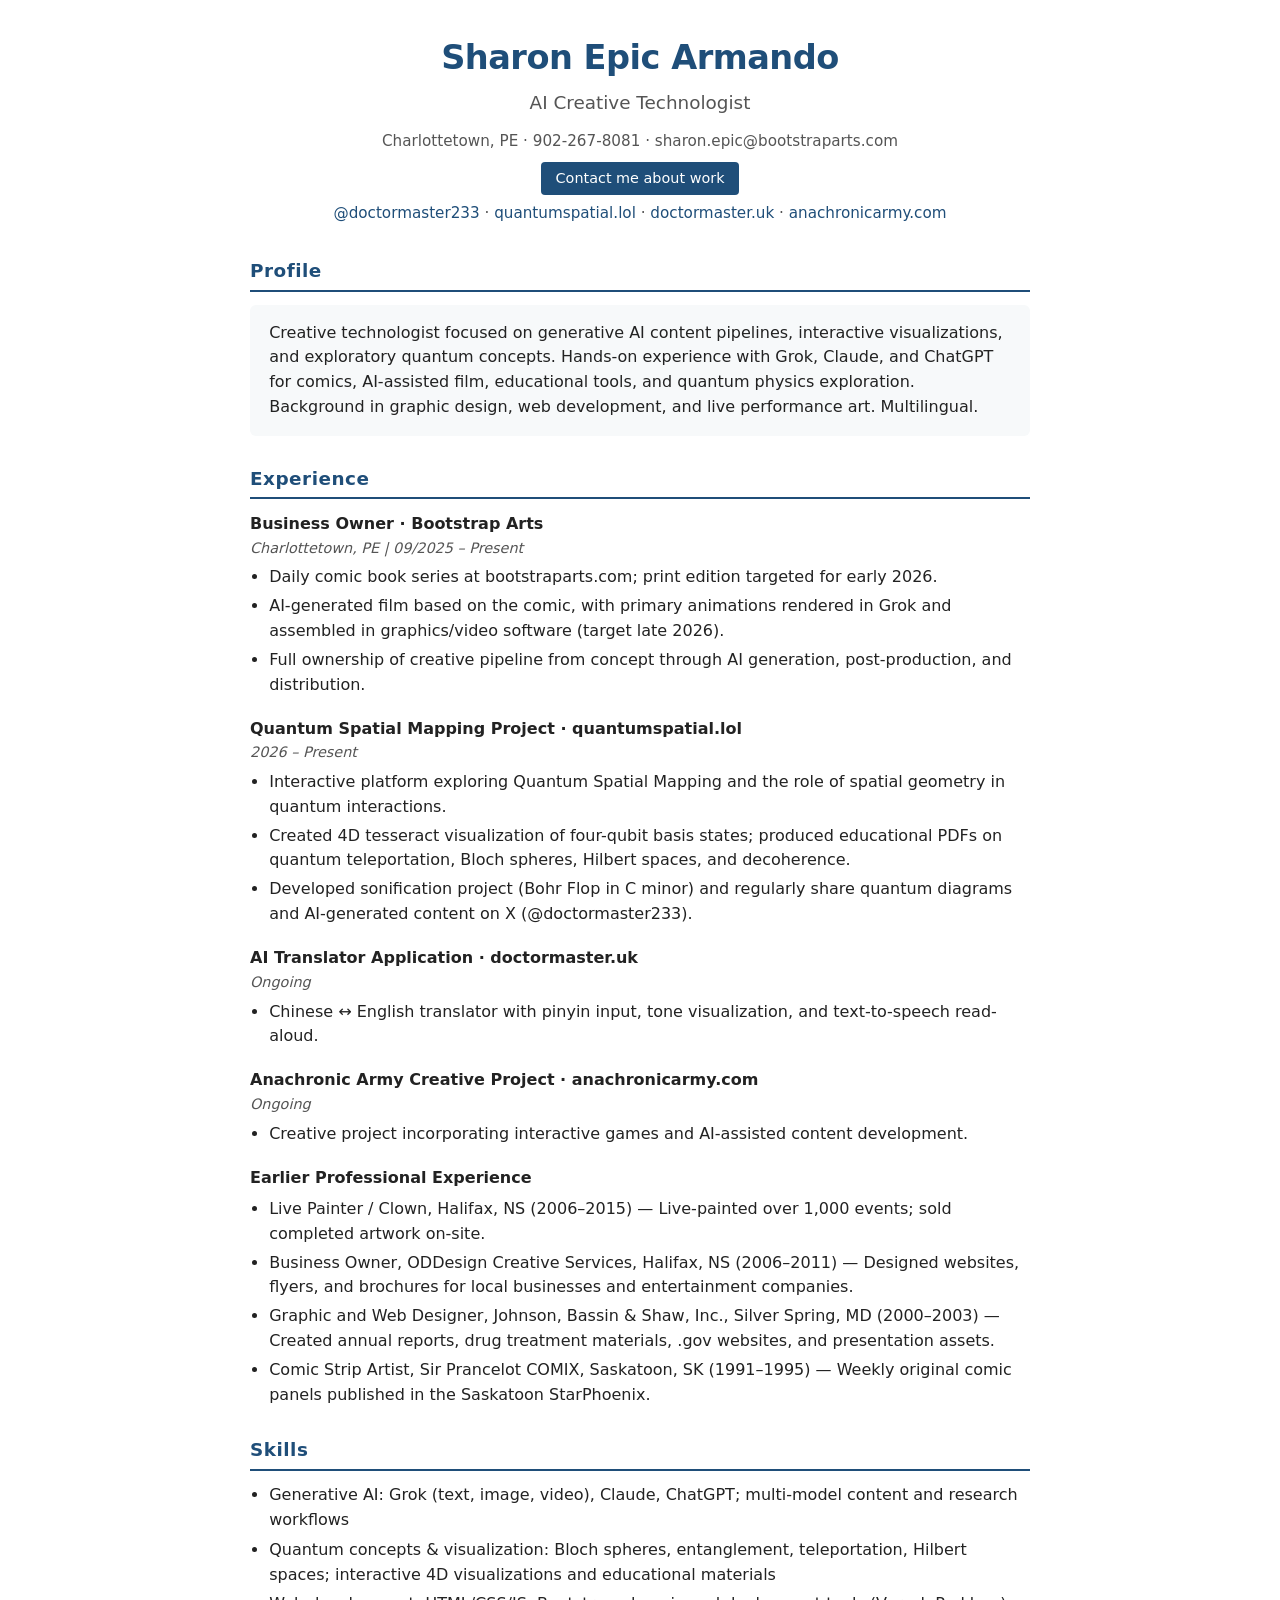
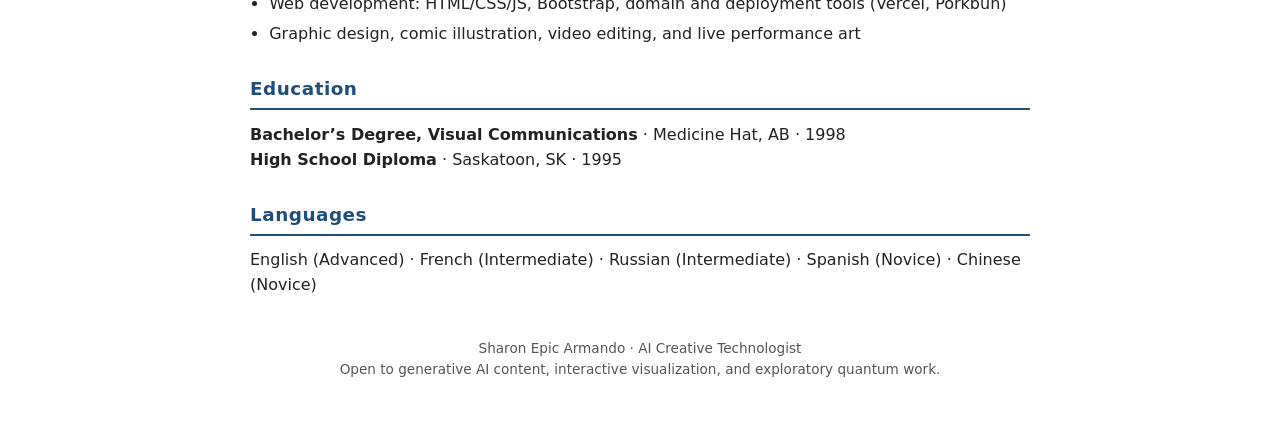
<file: cv/index.html>
<!DOCTYPE html>
<html lang="en">
<head>
<meta charset="UTF-8">
<meta name="viewport" content="width=device-width, initial-scale=1.0">
<title>Sharon Epic Armando — AI Creative Technologist</title>
<style>
  :root {
    --accent: #1f4e79;
    --text: #222;
    --muted: #555;
    --bg: #fff;
    --light: #f7f9fa;
    --border: #e0e0e0;
  }
  * { box-sizing: border-box; margin: 0; padding: 0; }
  body {
    font-family: system-ui, -apple-system, BlinkMacSystemFont, "Segoe UI", Roboto, sans-serif;
    line-height: 1.55;
    color: var(--text);
    background: var(--bg);
    max-width: 820px;
    margin: 0 auto;
    padding: 2rem 1.25rem 3rem;
  }
  header { text-align: center; margin-bottom: 2rem; }
  h1 { font-size: 2.1rem; color: var(--accent); font-weight: 700; letter-spacing: -0.5px; }
  .subtitle { font-size: 1.15rem; color: var(--muted); margin: 0.3rem 0 0.8rem; }
  .contact, .links { font-size: 0.95rem; color: var(--muted); }
  .links a { color: var(--accent); text-decoration: none; }
  .links a:hover { text-decoration: underline; }
  h2 {
    font-size: 1.15rem;
    color: var(--accent);
    border-bottom: 2px solid var(--accent);
    padding-bottom: 0.25rem;
    margin: 1.8rem 0 0.8rem;
    letter-spacing: 0.5px;
  }
  .job { margin-bottom: 1.2rem; }
  .job-title { font-weight: 700; }
  .job-meta { color: var(--muted); font-size: 0.9rem; font-style: italic; margin-bottom: 0.3rem; }
  ul { padding-left: 1.2rem; margin: 0.4rem 0 0.6rem; }
  li { margin-bottom: 0.25rem; }
  .profile { background: var(--light); padding: 1rem 1.2rem; border-radius: 6px; margin-bottom: 0.5rem; }
  .skills li, .languages { margin-bottom: 0.3rem; }
  .contact a { color: inherit; text-decoration: none; }
  .contact a:hover { color: var(--accent); }
  .work-btn { display: inline-block; margin: 0.5rem 0 0.4rem; padding: 0.35rem 0.9rem; font-size: 0.9rem; color: var(--bg); background: var(--accent); border-radius: 4px; text-decoration: none; }
  .work-btn:hover { opacity: 0.9; }
  @media print { .work-btn { display: none; } }
  footer { margin-top: 2.5rem; text-align: center; font-size: 0.85rem; color: var(--muted); }
  @media (max-width: 600px) {
    body { padding: 1.25rem 1rem 2rem; }
    h1 { font-size: 1.7rem; }
  }
</style>
</head>
<body>
  <header>
    <h1>Sharon Epic Armando</h1>
    <div class="subtitle">AI Creative Technologist</div>
    <div class="contact">Charlottetown, PE · <a href="tel:+19022678081">902-267-8081</a> · <a href="mailto:sharon.epic@bootstraparts.com">sharon.epic@bootstraparts.com</a></div>
    <a class="work-btn" href="mailto:sharon.epic@bootstraparts.com?subject=Work%20opportunity">Contact me about work</a>
    <div class="links">
      <a href="https://x.com/doctormaster233" target="_blank">@doctormaster233</a> ·
      <a href="https://www.quantumspatial.lol" target="_blank">quantumspatial.lol</a> ·
      <a href="https://www.doctormaster.uk" target="_blank">doctormaster.uk</a> ·
      <a href="https://www.anachronicarmy.com" target="_blank">anachronicarmy.com</a>
    </div>
  </header>

  <h2>Profile</h2>
  <div class="profile">
    Creative technologist focused on generative AI content pipelines, interactive visualizations, and exploratory quantum concepts. Hands-on experience with Grok, Claude, and ChatGPT for comics, AI-assisted film, educational tools, and quantum physics exploration. Background in graphic design, web development, and live performance art. Multilingual.
  </div>

  <h2>Experience</h2>

  <div class="job">
    <div class="job-title">Business Owner · Bootstrap Arts</div>
    <div class="job-meta">Charlottetown, PE | 09/2025 – Present</div>
    <ul>
      <li>Daily comic book series at bootstraparts.com; print edition targeted for early 2026.</li>
      <li>AI-generated film based on the comic, with primary animations rendered in Grok and assembled in graphics/video software (target late 2026).</li>
      <li>Full ownership of creative pipeline from concept through AI generation, post-production, and distribution.</li>
    </ul>
  </div>

  <div class="job">
    <div class="job-title">Quantum Spatial Mapping Project · quantumspatial.lol</div>
    <div class="job-meta">2026 – Present</div>
    <ul>
      <li>Interactive platform exploring Quantum Spatial Mapping and the role of spatial geometry in quantum interactions.</li>
      <li>Created 4D tesseract visualization of four-qubit basis states; produced educational PDFs on quantum teleportation, Bloch spheres, Hilbert spaces, and decoherence.</li>
      <li>Developed sonification project (Bohr Flop in C minor) and regularly share quantum diagrams and AI-generated content on X (@doctormaster233).</li>
    </ul>
  </div>

  <div class="job">
    <div class="job-title">AI Translator Application · doctormaster.uk</div>
    <div class="job-meta">Ongoing</div>
    <ul>
      <li>Chinese ↔ English translator with pinyin input, tone visualization, and text-to-speech read-aloud.</li>
    </ul>
  </div>

  <div class="job">
    <div class="job-title">Anachronic Army Creative Project · anachronicarmy.com</div>
    <div class="job-meta">Ongoing</div>
    <ul>
      <li>Creative project incorporating interactive games and AI-assisted content development.</li>
    </ul>
  </div>

  <div class="job">
    <div class="job-title">Earlier Professional Experience</div>
    <ul>
      <li>Live Painter / Clown, Halifax, NS (2006–2015) — Live-painted over 1,000 events; sold completed artwork on-site.</li>
      <li>Business Owner, ODDesign Creative Services, Halifax, NS (2006–2011) — Designed websites, flyers, and brochures for local businesses and entertainment companies.</li>
      <li>Graphic and Web Designer, Johnson, Bassin & Shaw, Inc., Silver Spring, MD (2000–2003) — Created annual reports, drug treatment materials, .gov websites, and presentation assets.</li>
      <li>Comic Strip Artist, Sir Prancelot COMIX, Saskatoon, SK (1991–1995) — Weekly original comic panels published in the Saskatoon StarPhoenix.</li>
    </ul>
  </div>

  <h2>Skills</h2>
  <ul class="skills">
    <li>Generative AI: Grok (text, image, video), Claude, ChatGPT; multi-model content and research workflows</li>
    <li>Quantum concepts & visualization: Bloch spheres, entanglement, teleportation, Hilbert spaces; interactive 4D visualizations and educational materials</li>
    <li>Web development: HTML/CSS/JS, Bootstrap, domain and deployment tools (Vercel, Porkbun)</li>
    <li>Graphic design, comic illustration, video editing, and live performance art</li>
  </ul>

  <h2>Education</h2>
  <p><strong>Bachelor’s Degree, Visual Communications</strong> · Medicine Hat, AB · 1998</p>
  <p><strong>High School Diploma</strong> · Saskatoon, SK · 1995</p>

  <h2>Languages</h2>
  <p class="languages">English (Advanced) · French (Intermediate) · Russian (Intermediate) · Spanish (Novice) · Chinese (Novice)</p>

  <footer>
    Sharon Epic Armando · AI Creative Technologist<br>
    Open to generative AI content, interactive visualization, and exploratory quantum work.
  </footer>
</body>
</html>
</file>
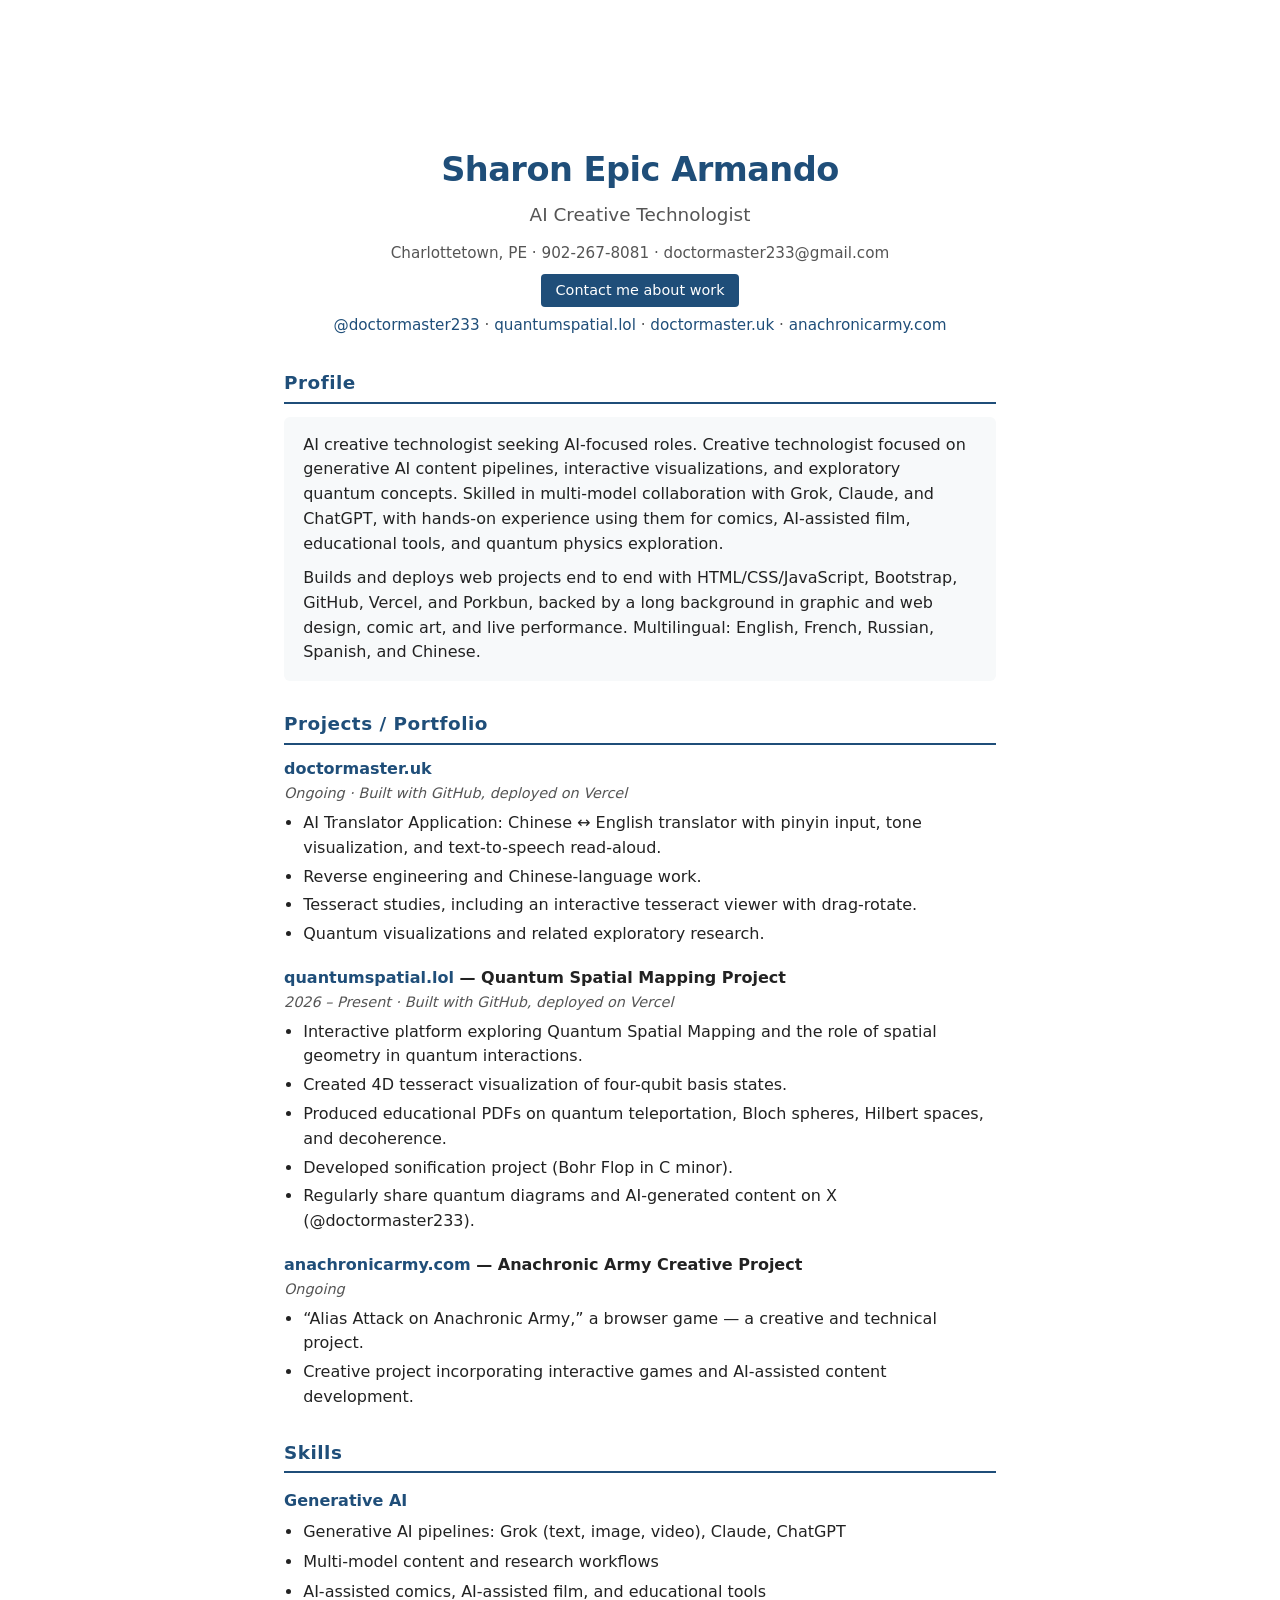
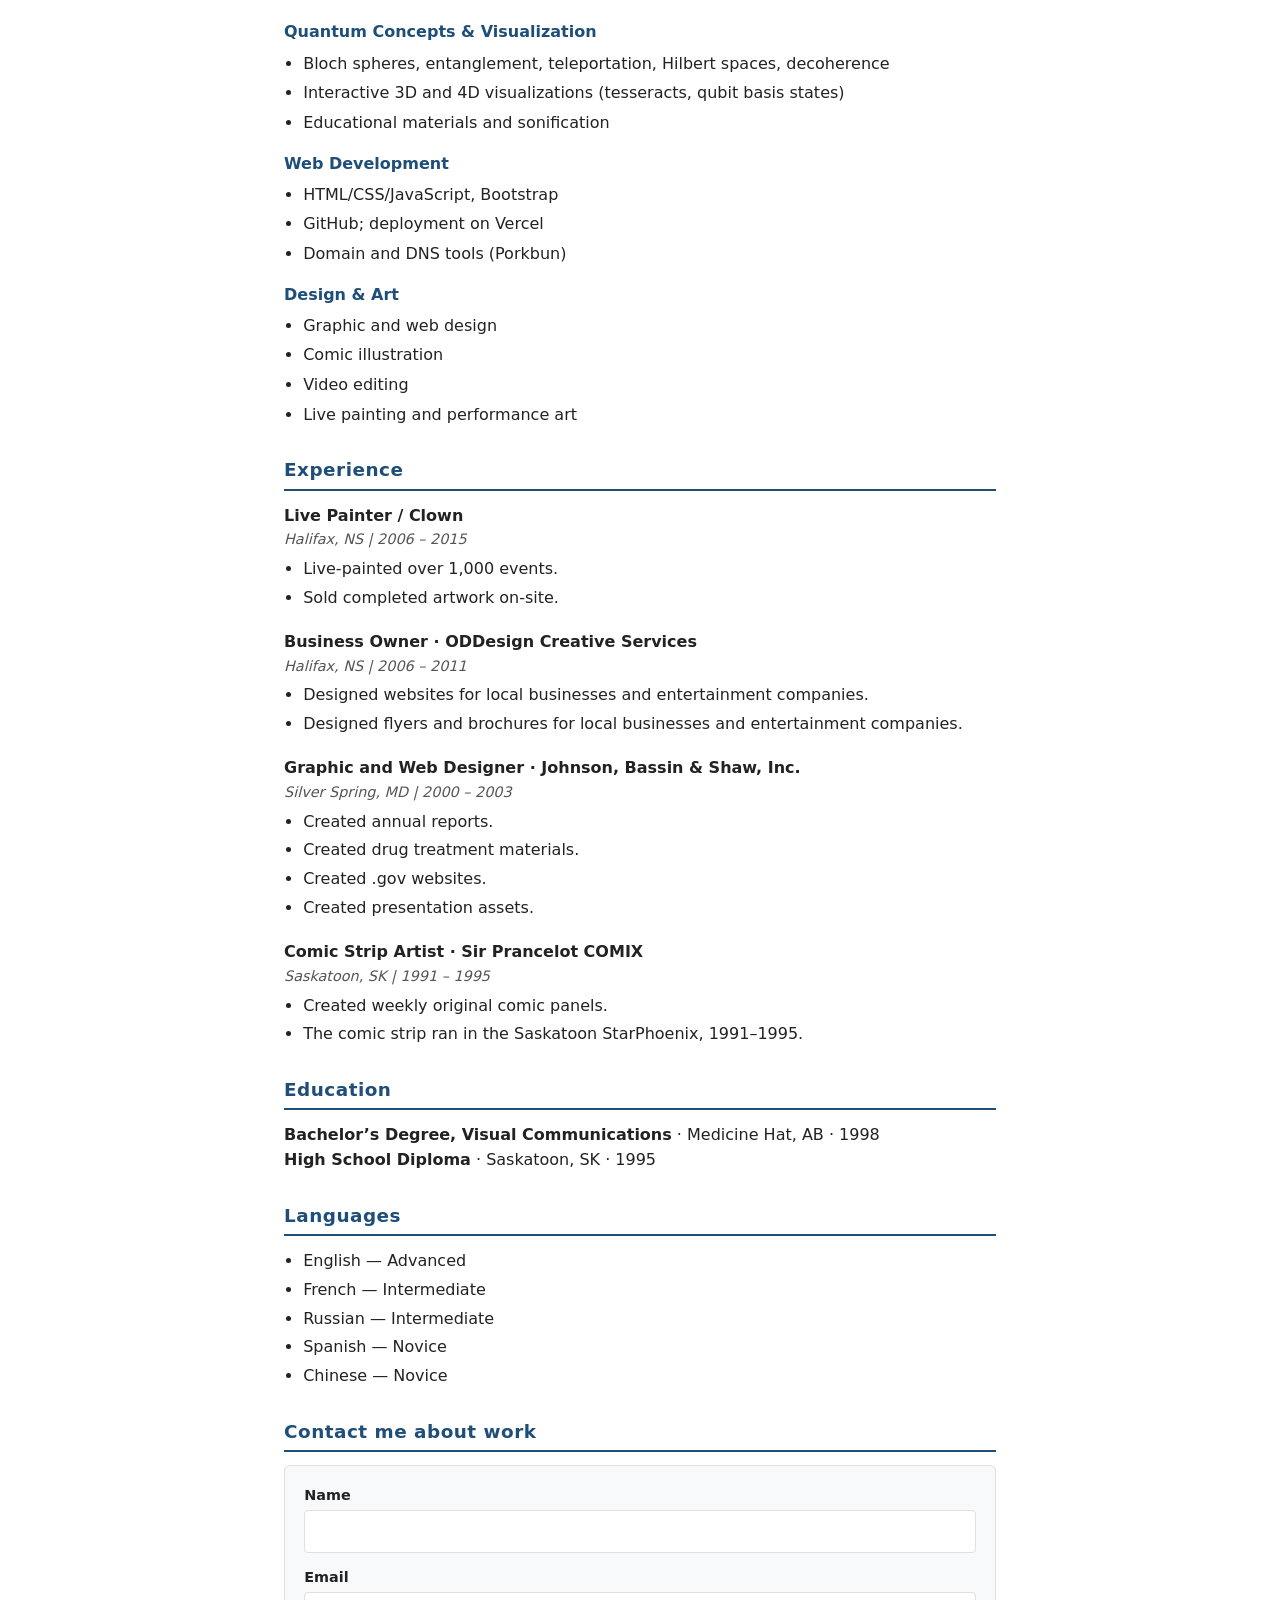
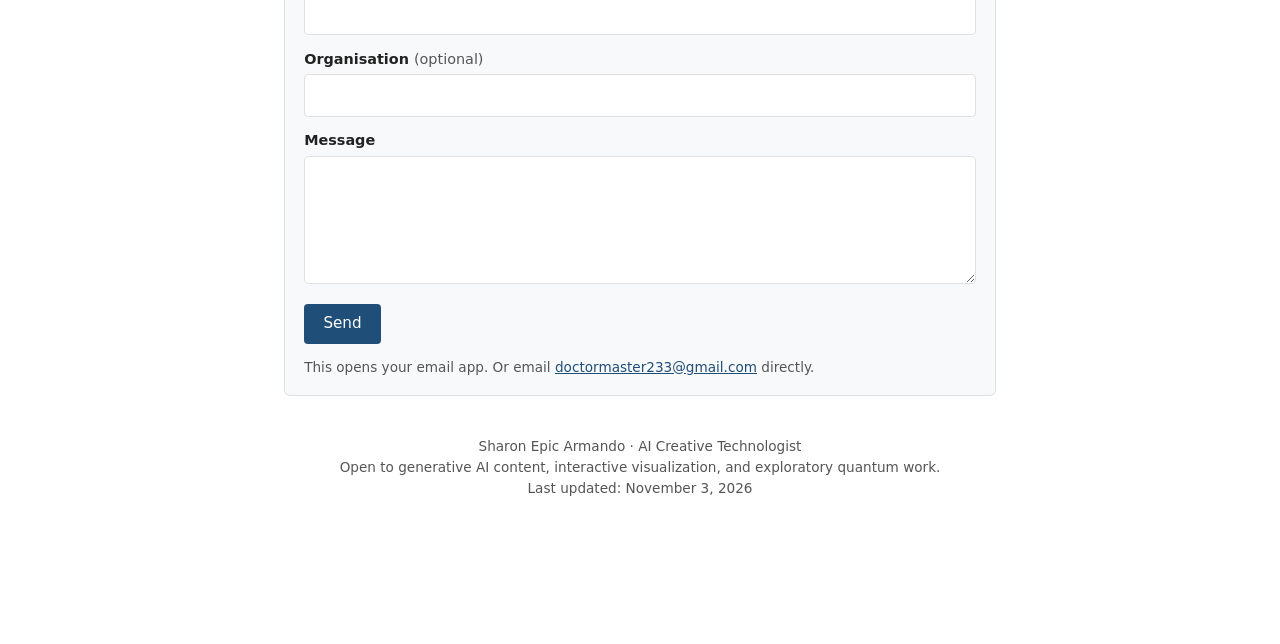
<file: public/cv/index.html>
<!DOCTYPE html>
<html lang="en">
<head>
<meta charset="UTF-8">
<meta name="viewport" content="width=device-width, initial-scale=1.0">
<title>Sharon Epic Armando — Artist &amp; Developer</title>
<meta name="description" content="Artist — singer, comic artist, designer, performer. Developer — builds and deploys the web projects, AI tools, and quantum visualizations that come out of that work.">
<meta property="og:title" content="Sharon Epic Armando — Artist &amp; Developer">
<meta property="og:description" content="Artist — singer, comic artist, designer, performer. Developer — builds and deploys the web projects, AI tools, and quantum visualizations that come out of that work.">
<meta property="og:type" content="website">
<meta name="twitter:card" content="summary">
<meta name="twitter:title" content="Sharon Epic Armando — Artist &amp; Developer">
<meta name="twitter:description" content="Artist — singer, comic artist, designer, performer. Developer — builds and deploys the web projects, AI tools, and quantum visualizations that come out of that work.">
<style>
  :root {
    --accent: #1f4e79;
    --text: #222;
    --muted: #555;
    --bg: #fff;
    --light: #f7f9fa;
    --border: #e0e0e0;
  }
  * { box-sizing: border-box; margin: 0; padding: 0; }
  body {
    font-family: system-ui, -apple-system, BlinkMacSystemFont, "Segoe UI", Roboto, sans-serif;
    line-height: 1.55;
    color: var(--text);
    background: var(--bg);
    max-width: 1000px;
    margin: 0 auto;
    padding: 1.5in 1.5in;
  }
  header { text-align: center; margin-bottom: 2rem; }
  h1 { font-size: 2.1rem; color: var(--accent); font-weight: 700; letter-spacing: -0.5px; }
  .subtitle { font-size: 1.15rem; color: var(--muted); margin: 0.3rem 0 0.8rem; }
  .contact, .links { font-size: 0.95rem; color: var(--muted); }
  .links a { color: var(--accent); text-decoration: none; }
  .links a:hover { text-decoration: underline; }
  h2 {
    font-size: 1.15rem;
    color: var(--accent);
    border-bottom: 2px solid var(--accent);
    padding-bottom: 0.25rem;
    margin: 1.8rem 0 0.8rem;
    letter-spacing: 0.5px;
  }
  .job { margin-bottom: 1.2rem; }
  .job-title { font-weight: 700; }
  .job-meta { color: var(--muted); font-size: 0.9rem; font-style: italic; margin-bottom: 0.3rem; }
  ul { padding-left: 1.2rem; margin: 0.4rem 0 0.6rem; }
  li { margin-bottom: 0.25rem; }
  .job-title a { color: var(--accent); text-decoration: none; }
  .job-title a:hover { text-decoration: underline; }
  .profile { background: var(--light); padding: 1rem 1.2rem; border-radius: 6px; margin-bottom: 0.5rem; }
  .skills li, .languages { margin-bottom: 0.3rem; }
  .contact a { color: inherit; text-decoration: none; }
  .contact a:hover { color: var(--accent); }
  .work-btn { display: inline-block; margin: 0.5rem 0 0.4rem; padding: 0.35rem 0.9rem; font-size: 0.9rem; color: var(--bg); background: var(--accent); border-radius: 4px; text-decoration: none; }
  .work-btn:hover { opacity: 0.9; }
  .contact-form { display: grid; gap: 0.8rem; background: var(--light); border: 1px solid var(--border); border-radius: 6px; padding: 1.1rem 1.2rem; }
  .contact-form label { display: block; font-size: 0.9rem; font-weight: 600; margin-bottom: 0.25rem; }
  .contact-form .optional { font-weight: 400; color: var(--muted); }
  .contact-form input, .contact-form textarea { width: 100%; font: inherit; color: var(--text); background: var(--bg); border: 1px solid var(--border); border-radius: 4px; padding: 0.5rem 0.6rem; }
  .contact-form textarea { min-height: 8rem; resize: vertical; }
  .contact-form input:focus, .contact-form textarea:focus { outline: 2px solid var(--accent); outline-offset: 1px; border-color: var(--accent); }
  .contact-form button { justify-self: start; font: inherit; font-size: 0.95rem; color: var(--bg); background: var(--accent); border: 0; border-radius: 4px; padding: 0.5rem 1.2rem; cursor: pointer; }
  .contact-form button:hover { opacity: 0.9; }
  .form-note { font-size: 0.85rem; color: var(--muted); }
  .form-note a { color: var(--accent); }
  h3 { font-size: 1rem; color: var(--accent); margin: 1rem 0 0.3rem; }
  .job, .skill-group, .edu { page-break-inside: avoid; break-inside: avoid; }
  @page { margin: 1.25in; }
  @media print {
    body { max-width: none; padding: 0; font-size: 11pt; }
    .work-btn { display: none; } #contact { display: none; }
    h2 { page-break-after: avoid; break-after: avoid; }
  }
  footer { margin-top: 2.5rem; text-align: center; font-size: 0.85rem; color: var(--muted); }
  @media (max-width: 600px) {
    body { padding: 2.5rem 1.5rem; }
    h1 { font-size: 1.7rem; }
  }
</style>
</head>
<body>
  <header>
    <h1>Sharon Epic Armando</h1>
    <div class="subtitle">AI Creative Technologist</div>
    <div class="contact">Charlottetown, PE · <a href="tel:+19022678081">902-267-8081</a> · <a href="mailto:doctormaster233@gmail.com">doctormaster233@gmail.com</a></div>
    <a class="work-btn" href="#contact">Contact me about work</a>
    <div class="links">
      <a href="https://x.com/doctormaster233" target="_blank">@doctormaster233</a> ·
      <a href="https://www.quantumspatial.lol" target="_blank">quantumspatial.lol</a> ·
      <a href="https://www.doctormaster.uk" target="_blank">doctormaster.uk</a> ·
      <a href="https://www.anachronicarmy.com" target="_blank">anachronicarmy.com</a>
    </div>
  </header>

  <h2>Profile</h2>
  <div class="profile">
    <p>AI creative technologist seeking AI-focused roles. Creative technologist focused on generative AI content pipelines, interactive visualizations, and exploratory quantum concepts. Skilled in multi-model collaboration with Grok, Claude, and ChatGPT, with hands-on experience using them for comics, AI-assisted film, educational tools, and quantum physics exploration.</p>
    <p style="margin-top:0.6rem">Builds and deploys web projects end to end with HTML/CSS/JavaScript, Bootstrap, GitHub, Vercel, and Porkbun, backed by a long background in graphic and web design, comic art, and live performance. Multilingual: English, French, Russian, Spanish, and Chinese.</p>
  </div>

  <h2>Projects / Portfolio</h2>

  <div class="job">
    <div class="job-title"><a href="https://www.doctormaster.uk" target="_blank">doctormaster.uk</a></div>
    <div class="job-meta">Ongoing · Built with GitHub, deployed on Vercel</div>
    <ul>
      <li>AI Translator Application: Chinese ↔ English translator with pinyin input, tone visualization, and text-to-speech read-aloud.</li>
      <li>Reverse engineering and Chinese-language work.</li>
      <li>Tesseract studies, including an interactive tesseract viewer with drag-rotate.</li>
      <li>Quantum visualizations and related exploratory research.</li>
    </ul>
  </div>

  <div class="job">
    <div class="job-title"><a href="https://www.quantumspatial.lol" target="_blank">quantumspatial.lol</a> — Quantum Spatial Mapping Project</div>
    <div class="job-meta">2026 – Present · Built with GitHub, deployed on Vercel</div>
    <ul>
      <li>Interactive platform exploring Quantum Spatial Mapping and the role of spatial geometry in quantum interactions.</li>
      <li>Created 4D tesseract visualization of four-qubit basis states.</li>
      <li>Produced educational PDFs on quantum teleportation, Bloch spheres, Hilbert spaces, and decoherence.</li>
      <li>Developed sonification project (Bohr Flop in C minor).</li>
      <li>Regularly share quantum diagrams and AI-generated content on X (@doctormaster233).</li>
    </ul>
  </div>

  <div class="job">
    <div class="job-title"><a href="https://www.anachronicarmy.com" target="_blank">anachronicarmy.com</a> — Anachronic Army Creative Project</div>
    <div class="job-meta">Ongoing</div>
    <ul>
      <li>“Alias Attack on Anachronic Army,” a browser game — a creative and technical project.</li>
      <li>Creative project incorporating interactive games and AI-assisted content development.</li>
    </ul>
  </div>

  <h2>Skills</h2>
  <div class="skill-group">
    <h3>Generative AI</h3>
    <ul class="skills">
      <li>Generative AI pipelines: Grok (text, image, video), Claude, ChatGPT</li>
      <li>Multi-model content and research workflows</li>
      <li>AI-assisted comics, AI-assisted film, and educational tools</li>
    </ul>
  </div>
  <div class="skill-group">
    <h3>Quantum Concepts &amp; Visualization</h3>
    <ul class="skills">
      <li>Bloch spheres, entanglement, teleportation, Hilbert spaces, decoherence</li>
      <li>Interactive 3D and 4D visualizations (tesseracts, qubit basis states)</li>
      <li>Educational materials and sonification</li>
    </ul>
  </div>
  <div class="skill-group">
    <h3>Web Development</h3>
    <ul class="skills">
      <li>HTML/CSS/JavaScript, Bootstrap</li>
      <li>GitHub; deployment on Vercel</li>
      <li>Domain and DNS tools (Porkbun)</li>
    </ul>
  </div>
  <div class="skill-group">
    <h3>Design &amp; Art</h3>
    <ul class="skills">
      <li>Graphic and web design</li>
      <li>Comic illustration</li>
      <li>Video editing</li>
      <li>Live painting and performance art</li>
    </ul>
  </div>

  <h2>Experience</h2>
  <div class="job">
    <div class="job-title">Live Painter / Clown</div>
    <div class="job-meta">Halifax, NS | 2006 – 2015</div>
    <ul>
      <li>Live-painted over 1,000 events.</li>
      <li>Sold completed artwork on-site.</li>
    </ul>
  </div>
  <div class="job">
    <div class="job-title">Business Owner · ODDesign Creative Services</div>
    <div class="job-meta">Halifax, NS | 2006 – 2011</div>
    <ul>
      <li>Designed websites for local businesses and entertainment companies.</li>
      <li>Designed flyers and brochures for local businesses and entertainment companies.</li>
    </ul>
  </div>
  <div class="job">
    <div class="job-title">Graphic and Web Designer · Johnson, Bassin &amp; Shaw, Inc.</div>
    <div class="job-meta">Silver Spring, MD | 2000 – 2003</div>
    <ul>
      <li>Created annual reports.</li>
      <li>Created drug treatment materials.</li>
      <li>Created .gov websites.</li>
      <li>Created presentation assets.</li>
    </ul>
  </div>
  <div class="job">
    <div class="job-title">Comic Strip Artist · Sir Prancelot COMIX</div>
    <div class="job-meta">Saskatoon, SK | 1991 – 1995</div>
    <ul>
      <li>Created weekly original comic panels.</li>
      <li>The comic strip ran in the Saskatoon StarPhoenix, 1991–1995.</li>
    </ul>
  </div>

  <h2>Education</h2>
  <div class="edu">
    <p><strong>Bachelor’s Degree, Visual Communications</strong> · Medicine Hat, AB · 1998</p>
    <p><strong>High School Diploma</strong> · Saskatoon, SK · 1995</p>
  </div>

  <h2>Languages</h2>
  <ul class="languages">
    <li>English — Advanced</li>
    <li>French — Intermediate</li>
    <li>Russian — Intermediate</li>
    <li>Spanish — Novice</li>
    <li>Chinese — Novice</li>
  </ul>

  <section id="contact" aria-labelledby="contact-heading">
    <h2 id="contact-heading">Contact me about work</h2>
    <form class="contact-form" id="contact-form" action="mailto:doctormaster233@gmail.com?subject=Work%20opportunity" method="post" enctype="text/plain">
      <div><label for="cf-name">Name</label><input id="cf-name" name="name" type="text" autocomplete="name" required></div>
      <div><label for="cf-email">Email</label><input id="cf-email" name="email" type="email" autocomplete="email" required></div>
      <div><label for="cf-org">Organisation <span class="optional">(optional)</span></label><input id="cf-org" name="organisation" type="text" autocomplete="organization"></div>
      <div><label for="cf-message">Message</label><textarea id="cf-message" name="message" required></textarea></div>
      <button type="submit">Send</button>
      <p class="form-note">This opens your email app. Or email <a href="mailto:doctormaster233@gmail.com">doctormaster233@gmail.com</a> directly.</p>
    </form>
  </section>
  <script>
    document.getElementById('contact-form').addEventListener('submit', function (e) {
      e.preventDefault();
      var f = e.target.elements;
      var name = f.name.value.trim(), email = f.email.value.trim(), org = f.organisation.value.trim(), msg = f.message.value.trim();
      var body = 'Name: ' + name + '\nEmail: ' + email + '\nOrganisation: ' + (org || '-') + '\n\n' + msg;
      window.location.href = 'mailto:doctormaster233@gmail.com?subject=' + encodeURIComponent('Work opportunity from ' + name) + '&body=' + encodeURIComponent(body);
    });
  </script>

  <footer>
    Sharon Epic Armando · AI Creative Technologist<br>
    Open to generative AI content, interactive visualization, and exploratory quantum work.<br>
    <span class="updated">Last updated: November 3, 2026</span>
  </footer>
</body>
</html>
</file>
